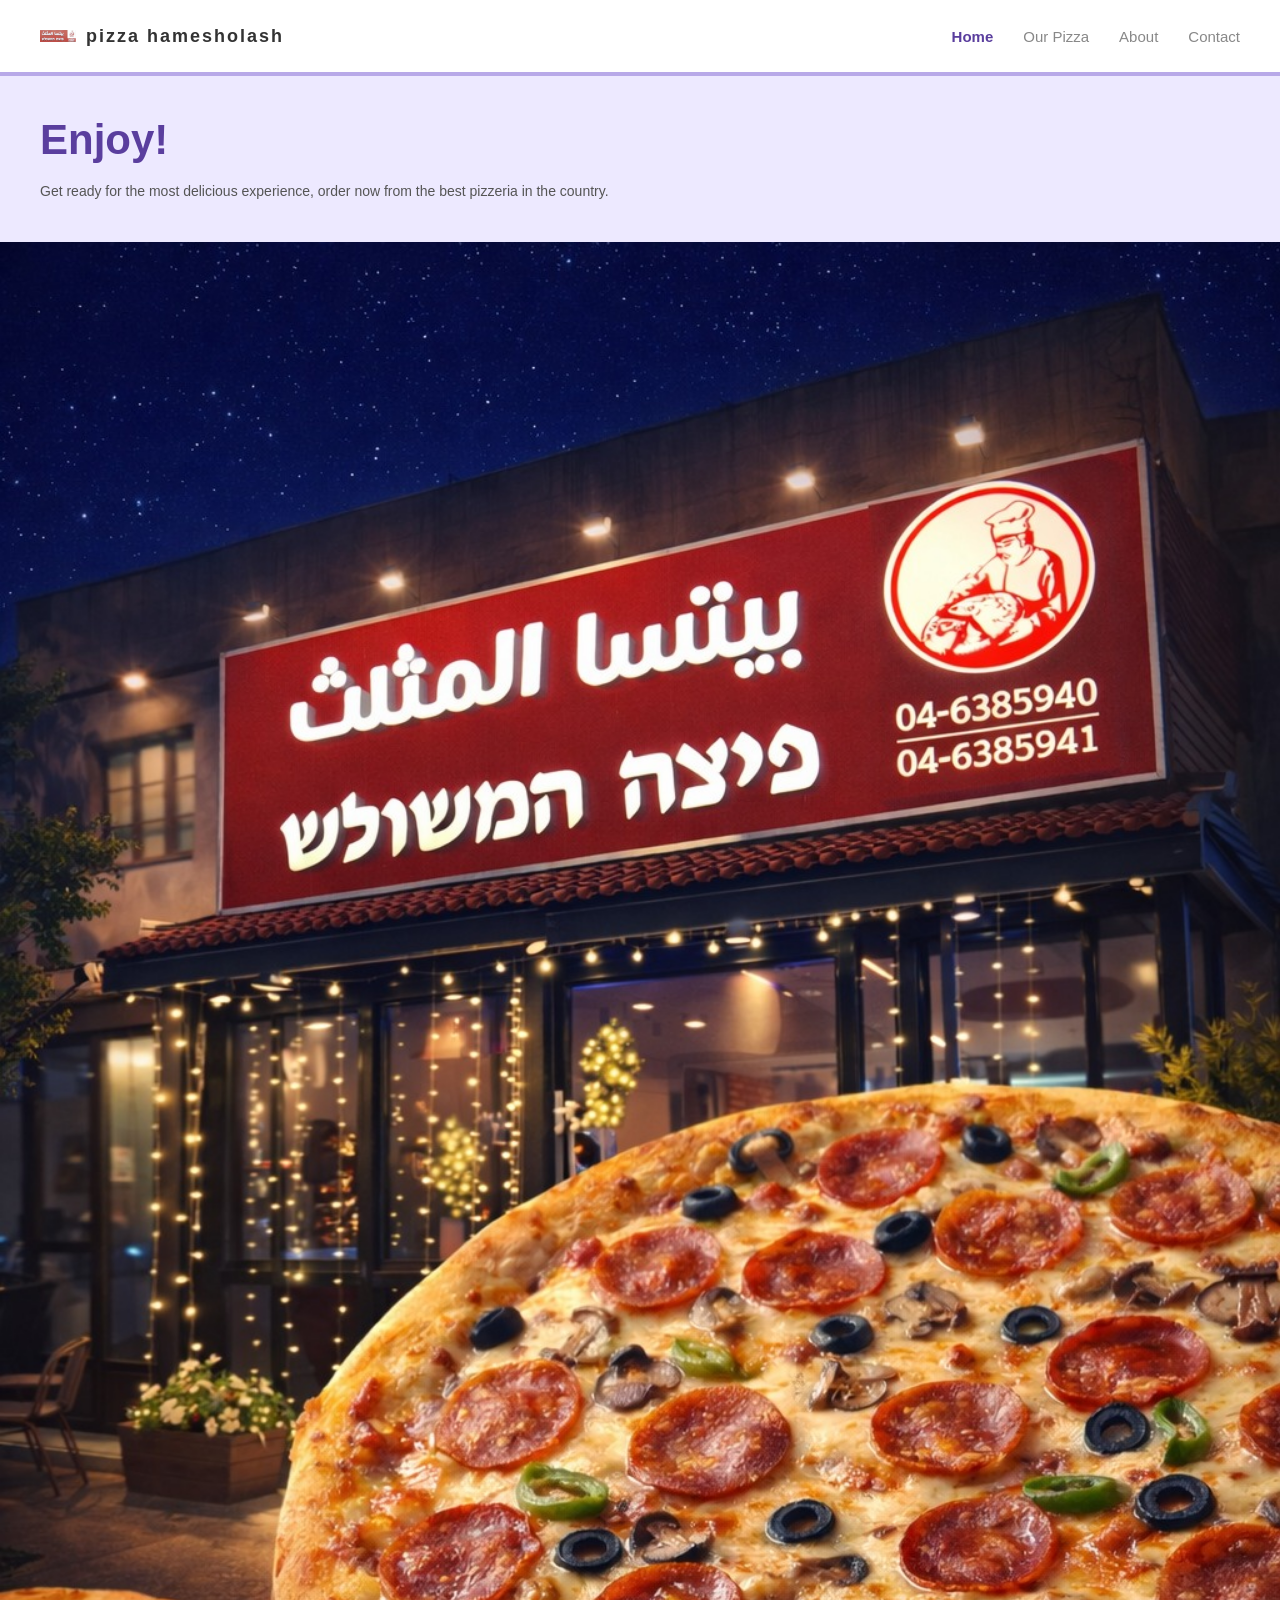
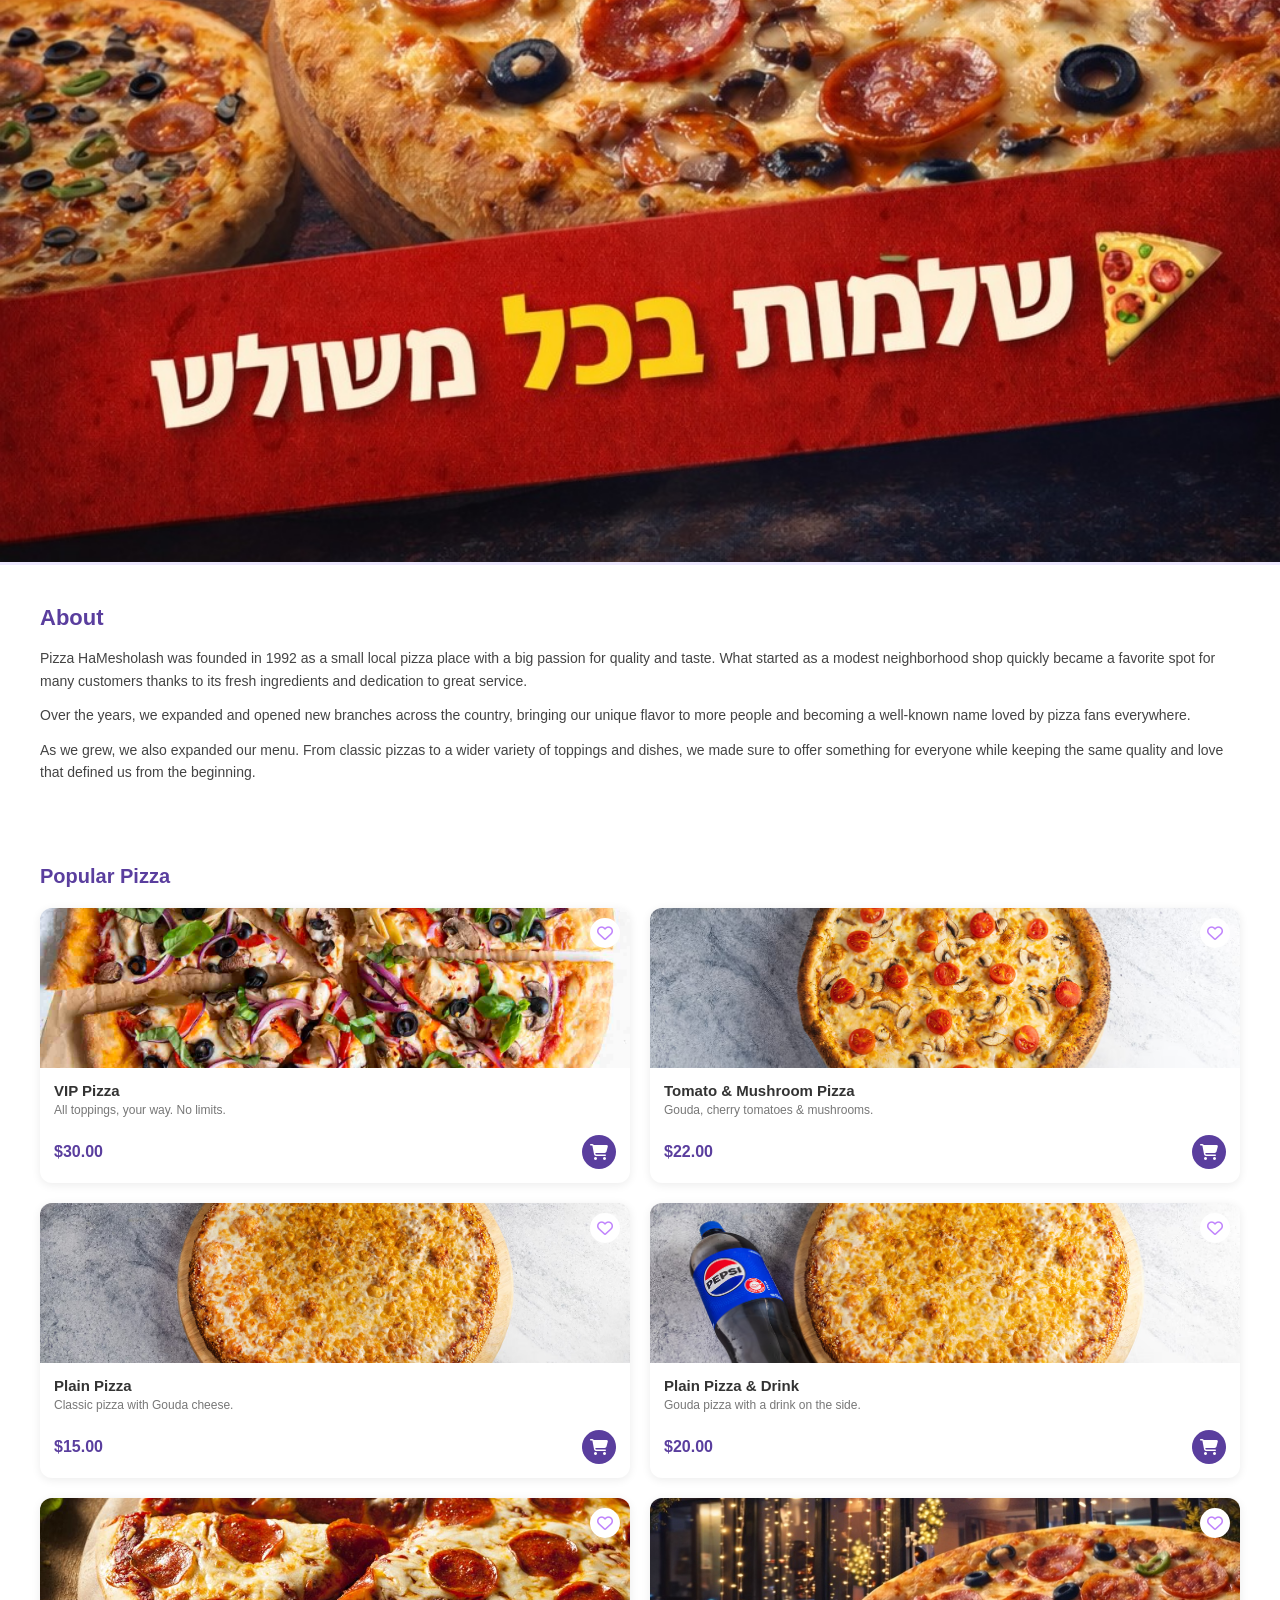
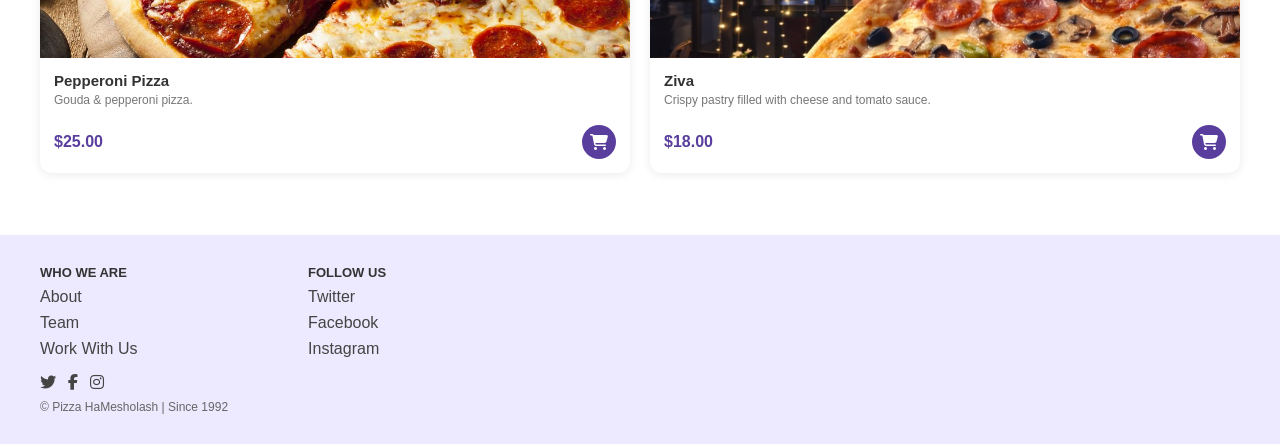
<file: index.html>
<!DOCTYPE html>
<html lang="en">
<head>
    <!-- basic meta + title -->
    <meta charset="UTF-8">
    <meta name="viewport" content="width=device-width, initial-scale=1.0">
    <title>Pizza HaMesholash</title>

    <!-- main styles + icons -->
    <link rel="stylesheet" href="style.css">
    <link rel="stylesheet" href="https://cdnjs.cloudflare.com/ajax/libs/font-awesome/6.5.0/css/all.min.css">
</head>
<body>

<header>
    <!-- logo + name -->
    <div class="logo">
        <img src="pizza-logo.jpg" alt="Pizza HaMesholash logo">
        <span>pizza hamesholash</span>
    </div>

    <!-- top navigation -->
    <nav>
        <a href="index.html" class="active">Home</a>
        <a href="products.html">Our Pizza</a>
        <a href="#">About</a>
        <a href="#">Contact</a>
    </nav>
</header>

<main>

    <!-- hero section: text + image -->
    <section class="hero">
        <div class="hero-text">
            <h1>Enjoy!</h1>
            <p>Get ready for the most delicious experience, order now from the best pizzeria in the country.</p>
        </div>
        <img src="pizzahamesholash.jpg" alt="Pizza HaMesholash">
    </section>

    <!-- about the business -->
    <section class="about">
        <h2>About</h2>
        <p>Pizza HaMesholash was founded in 1992 as a small local pizza place with a big passion for quality and taste. What started as a modest neighborhood shop quickly became a favorite spot for many customers thanks to its fresh ingredients and dedication to great service.</p>
        <p>Over the years, we expanded and opened new branches across the country, bringing our unique flavor to more people and becoming a well-known name loved by pizza fans everywhere.</p>
        <p>As we grew, we also expanded our menu. From classic pizzas to a wider variety of toppings and dishes, we made sure to offer something for everyone while keeping the same quality and love that defined us from the beginning.</p>
    </section>

    <!-- popular menu cards -->
    <section class="popular">
        <h2>Popular Pizza</h2>

        <div class="cards-grid">

            <!-- VIP -->
            <article class="card">
                <div class="card-img">
                    <img src="smoothie1.jpg" alt="VIP Pizza">
                    <span class="heart"><i class="fa-regular fa-heart"></i></span>
                </div>
                <h3>VIP Pizza</h3>
                <p>All toppings, your way. No limits.</p>
                <div class="card-footer">
                    <span class="price">$30.00</span>
                    <span class="cart"><i class="fa-solid fa-cart-shopping"></i></span>
                </div>
            </article>

            <!-- tomato + mushrooms -->
            <article class="card">
                <div class="card-img">
                    <img src="MSHOLASH1.jpg" alt="Tomato and Mushroom Pizza">
                    <span class="heart"><i class="fa-regular fa-heart"></i></span>
                </div>
                <h3>Tomato &amp; Mushroom Pizza</h3>
                <p>Gouda, cherry tomatoes &amp; mushrooms.</p>
                <div class="card-footer">
                    <span class="price">$22.00</span>
                    <span class="cart"><i class="fa-solid fa-cart-shopping"></i></span>
                </div>
            </article>

            <!-- plain -->
            <article class="card">
                <div class="card-img">
                    <img src="MESHOLASH2.jpg" alt="Plain Pizza">
                    <span class="heart"><i class="fa-regular fa-heart"></i></span>
                </div>
                <h3>Plain Pizza</h3>
                <p>Classic pizza with Gouda cheese.</p>
                <div class="card-footer">
                    <span class="price">$15.00</span>
                    <span class="cart"><i class="fa-solid fa-cart-shopping"></i></span>
                </div>
            </article>

            <!-- pizza + drink -->
            <article class="card">
                <div class="card-img">
                    <img src="MESHOLASH3.jpg" alt="Plain Pizza and Drink">
                    <span class="heart"><i class="fa-regular fa-heart"></i></span>
                </div>
                <h3>Plain Pizza &amp; Drink</h3>
                <p>Gouda pizza with a drink on the side.</p>
                <div class="card-footer">
                    <span class="price">$20.00</span>
                    <span class="cart"><i class="fa-solid fa-cart-shopping"></i></span>
                </div>
            </article>

            <!-- pepperoni -->
            <article class="card">
                <div class="card-img">
                    <img src="pepperoni.jpg" alt="Pepperoni Pizza">
                    <span class="heart"><i class="fa-regular fa-heart"></i></span>
                </div>
                <h3>Pepperoni Pizza</h3>
                <p>Gouda &amp; pepperoni pizza.</p>
                <div class="card-footer">
                    <span class="price">$25.00</span>
                    <span class="cart"><i class="fa-solid fa-cart-shopping"></i></span>
                </div>
            </article>

            <!-- ziva -->
            <article class="card">
                <div class="card-img">
                    <img src="pizzahamesholash.jpg" alt="Ziva Stuffed Pastry">
                    <span class="heart"><i class="fa-regular fa-heart"></i></span>
                </div>
                <h3>Ziva</h3>
                <p>Crispy pastry filled with cheese and tomato sauce.</p>
                <div class="card-footer">
                    <span class="price">$18.00</span>
                    <span class="cart"><i class="fa-solid fa-cart-shopping"></i></span>
                </div>
            </article>

        </div>
    </section>

</main>

<footer>
    <!-- links + social -->
    <div class="footer-col">
        <h4>WHO WE ARE</h4>
        <a href="#">About</a>
        <a href="#">Team</a>
        <a href="#">Work With Us</a>

        <div class="social-icons">
            <a href="https://twitter.com"><i class="fa-brands fa-twitter"></i></a>
            <a href="https://facebook.com"><i class="fa-brands fa-facebook-f"></i></a>
            <a href="https://instagram.com"><i class="fa-brands fa-instagram"></i></a>
        </div>

        <p class="copyright">© Pizza HaMesholash | Since 1992</p>
    </div>

    <div class="footer-col">
        <h4>FOLLOW US</h4>
        <a href="https://twitter.com">Twitter</a>
        <a href="https://facebook.com">Facebook</a>
        <a href="https://instagram.com">Instagram</a>
    </div>
</footer>

</body>
</html>
</file>
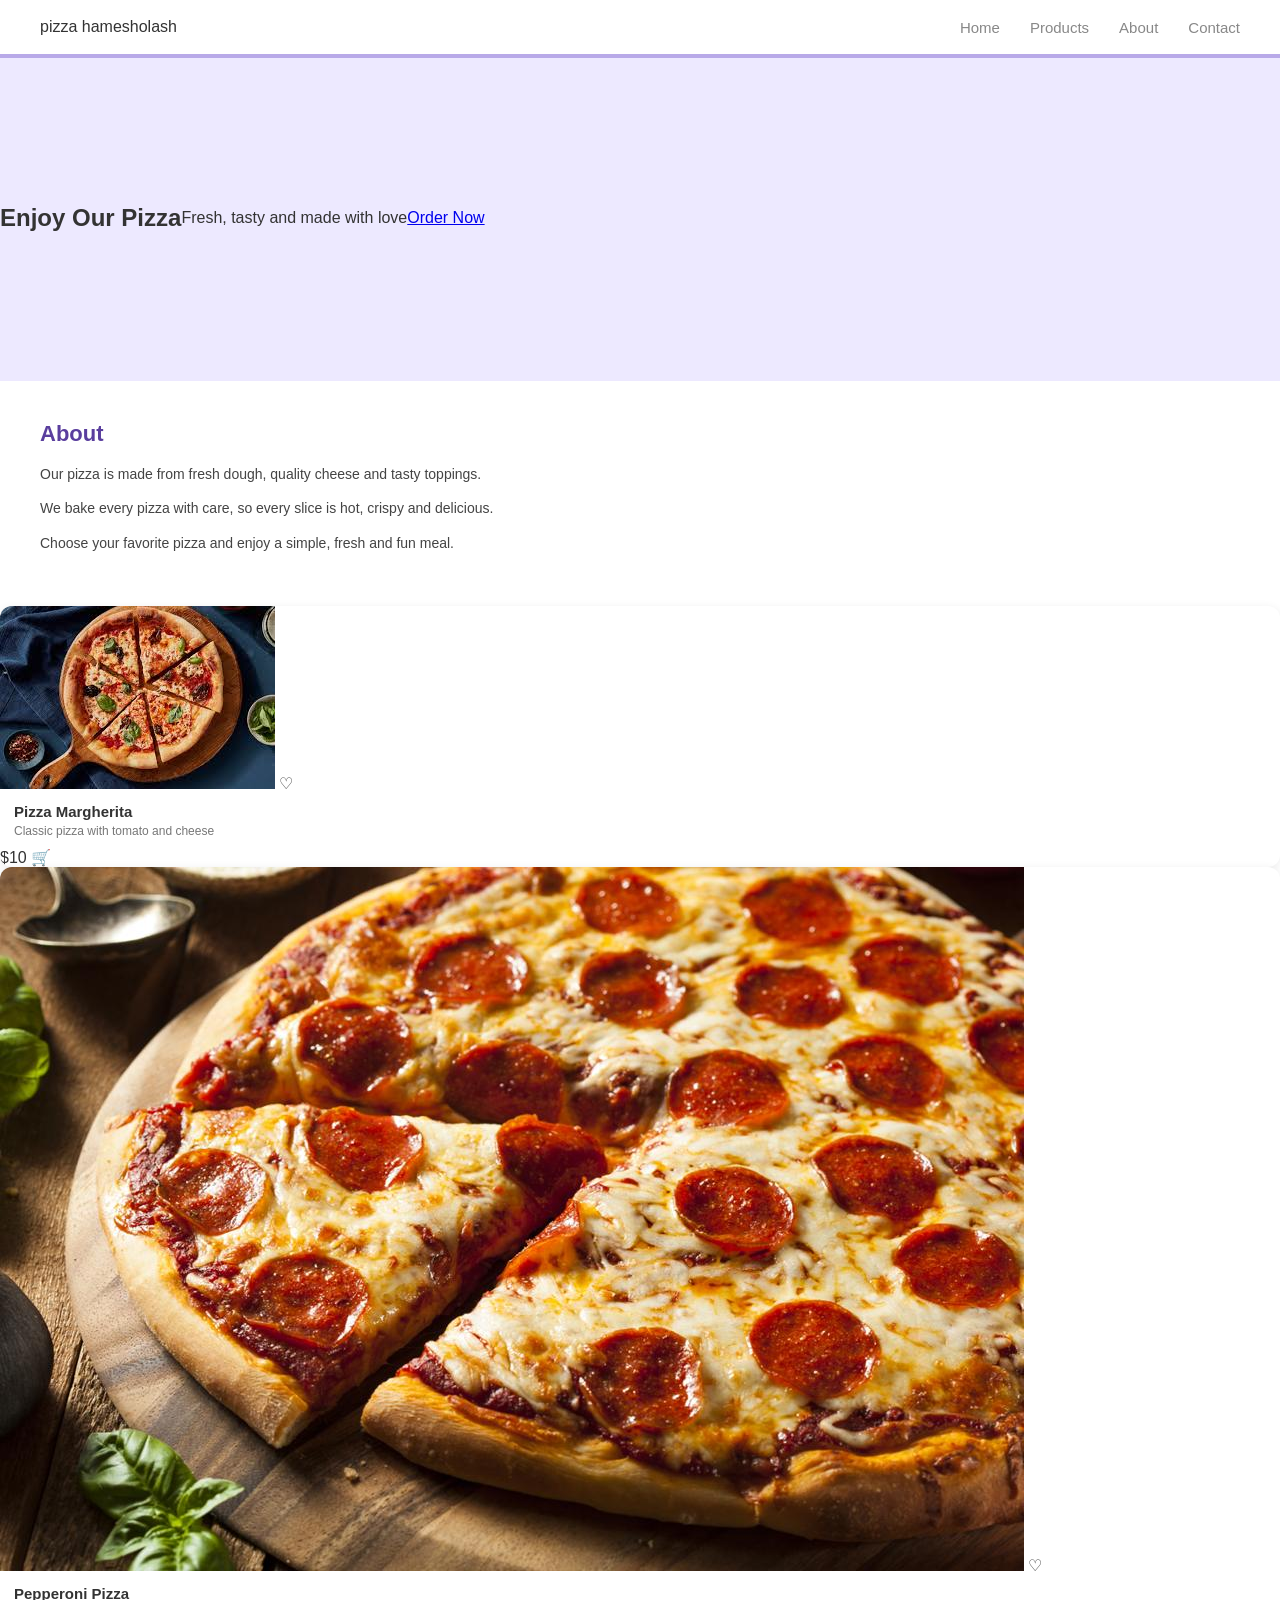
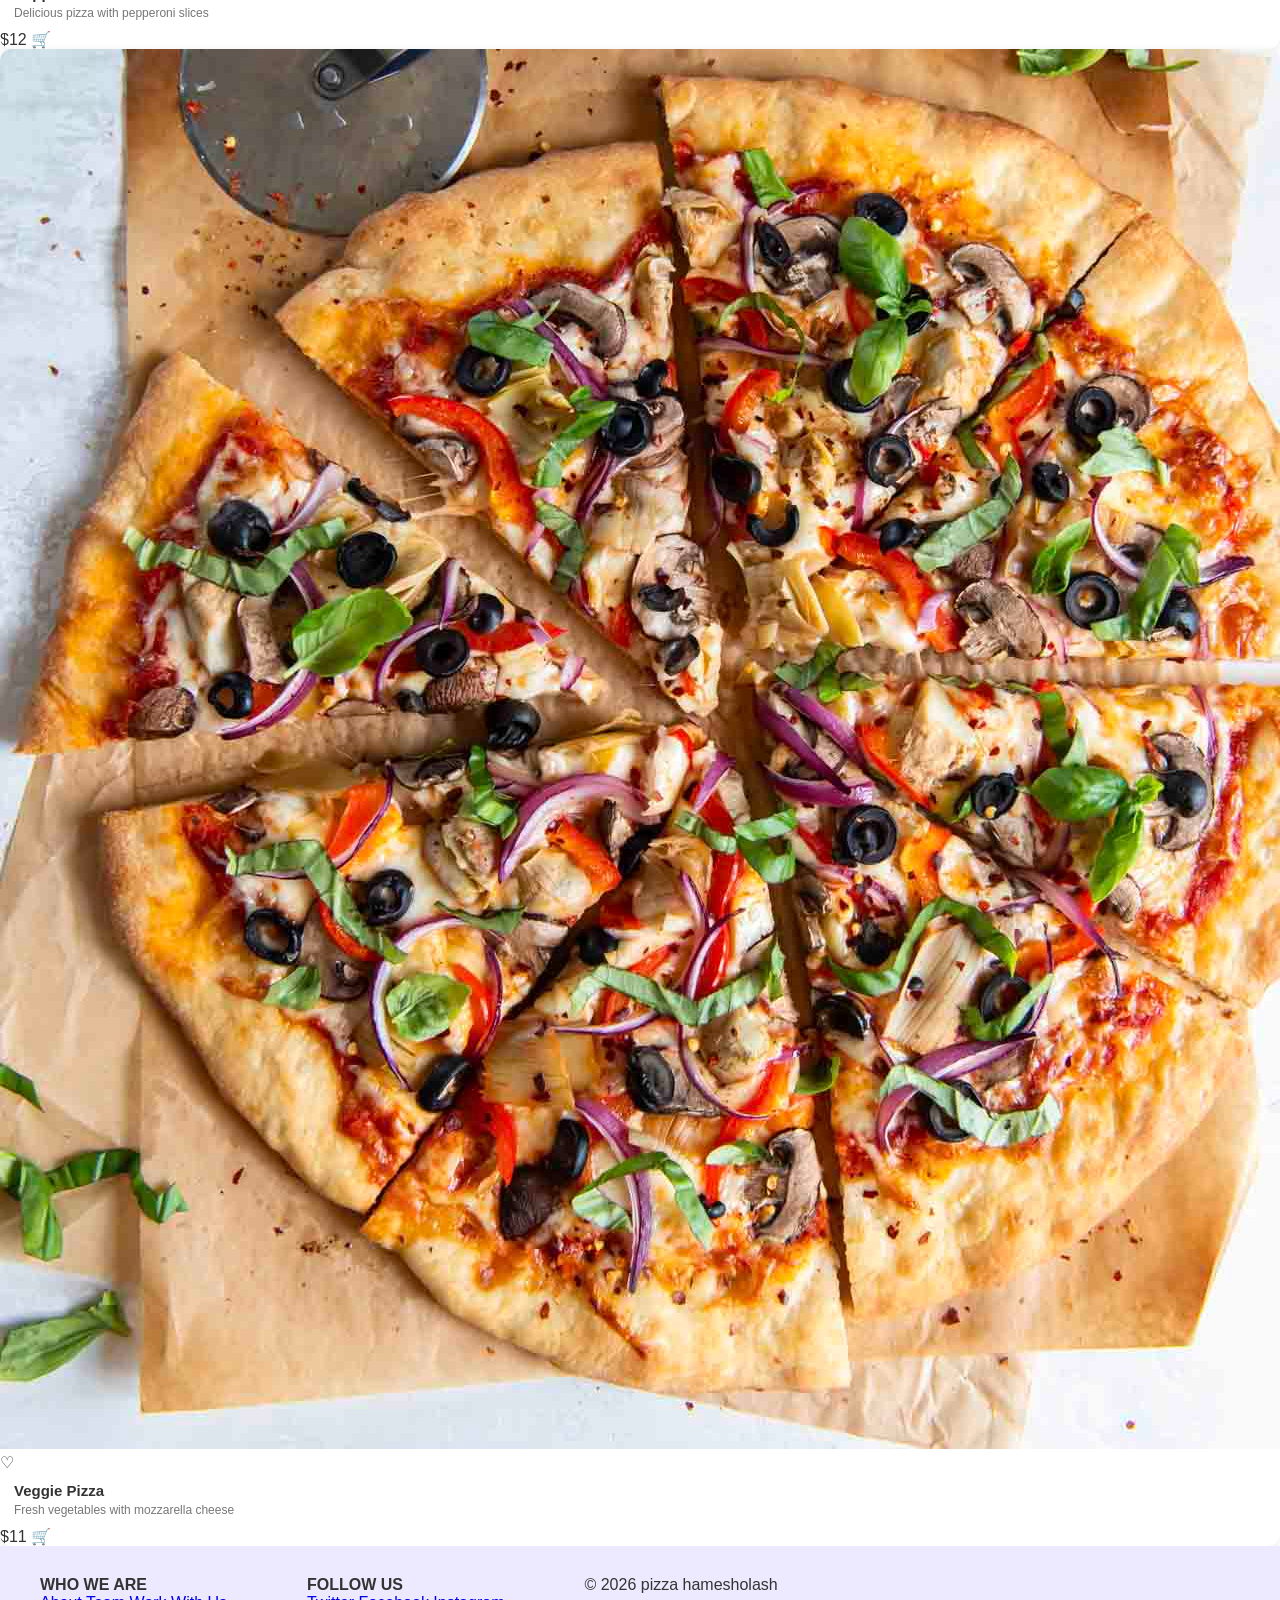
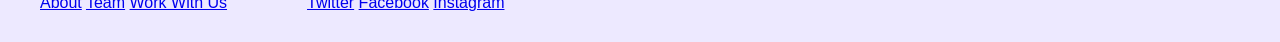
<file: page1.html>
<!DOCTYPE html>
<html lang="en">
<head>
    <meta charset="UTF-8">
    <meta name="viewport" content="width=device-width, initial-scale=1.0">
    <title>pizza hamesholash</title>
    <link rel="stylesheet" href="style.css">
</head>
<body>
    <header>
        <div class="logo">pizza hamesholash</div>

        <nav>
            <a href="page1.html">Home</a>
            <a href="products.html">Products</a>
            <a href="#">About</a>
            <a href="#">Contact</a>
        </nav>
    </header>

    <section class="hero">
        <h1>Enjoy Our Pizza</h1>
        <p>Fresh, tasty and made with love</p>
        <a class="hero-btn" href="products.html">Order Now</a>
    </section>

    <section class="about">
        <h2>About</h2>

        <p>Our pizza is made from fresh dough, quality cheese and tasty toppings.</p>
        <p>We bake every pizza with care, so every slice is hot, crispy and delicious.</p>
        <p>Choose your favorite pizza and enjoy a simple, fresh and fun meal.</p>
    </section>

    <section class="cards">
        <div class="card">
            <div class="card-image">
                <img src="pizza-margherita.jpg" alt="Pizza Margherita">
                <span class="heart">♡</span>
            </div>

            <h3>Pizza Margherita</h3>
            <p>Classic pizza with tomato and cheese</p>

            <div class="card-bottom">
                <span>$10</span>
                <span class="cart">🛒</span>
            </div>
        </div>

        <div class="card">
            <div class="card-image">
                <img src="pepperoni.jpg" alt="Pepperoni Pizza">
                <span class="heart">♡</span>
            </div>

            <h3>Pepperoni Pizza</h3>
            <p>Delicious pizza with pepperoni slices</p>

            <div class="card-bottom">
                <span>$12</span>
                <span class="cart">🛒</span>
            </div>
        </div>

        <div class="card">
            <div class="card-image">
                <img src="veggie-pizza.jpg" alt="Veggie Pizza">
                <span class="heart">♡</span>
            </div>

            <h3>Veggie Pizza</h3>
            <p>Fresh vegetables with mozzarella cheese</p>

            <div class="card-bottom">
                <span>$11</span>
                <span class="cart">🛒</span>
            </div>
        </div>
    </section>

    <footer>
        <div>
            <h4>WHO WE ARE</h4>
            <a href="#">About</a>
            <a href="#">Team</a>
            <a href="#">Work With Us</a>
        </div>

        <div>
            <h4>FOLLOW US</h4>
            <a href="https://twitter.com">Twitter</a>
            <a href="https://facebook.com">Facebook</a>
            <a href="https://instagram.com">Instagram</a>
        </div>

        <p>© 2026 pizza hamesholash</p>
    </footer>
</body>
</html>
</file>
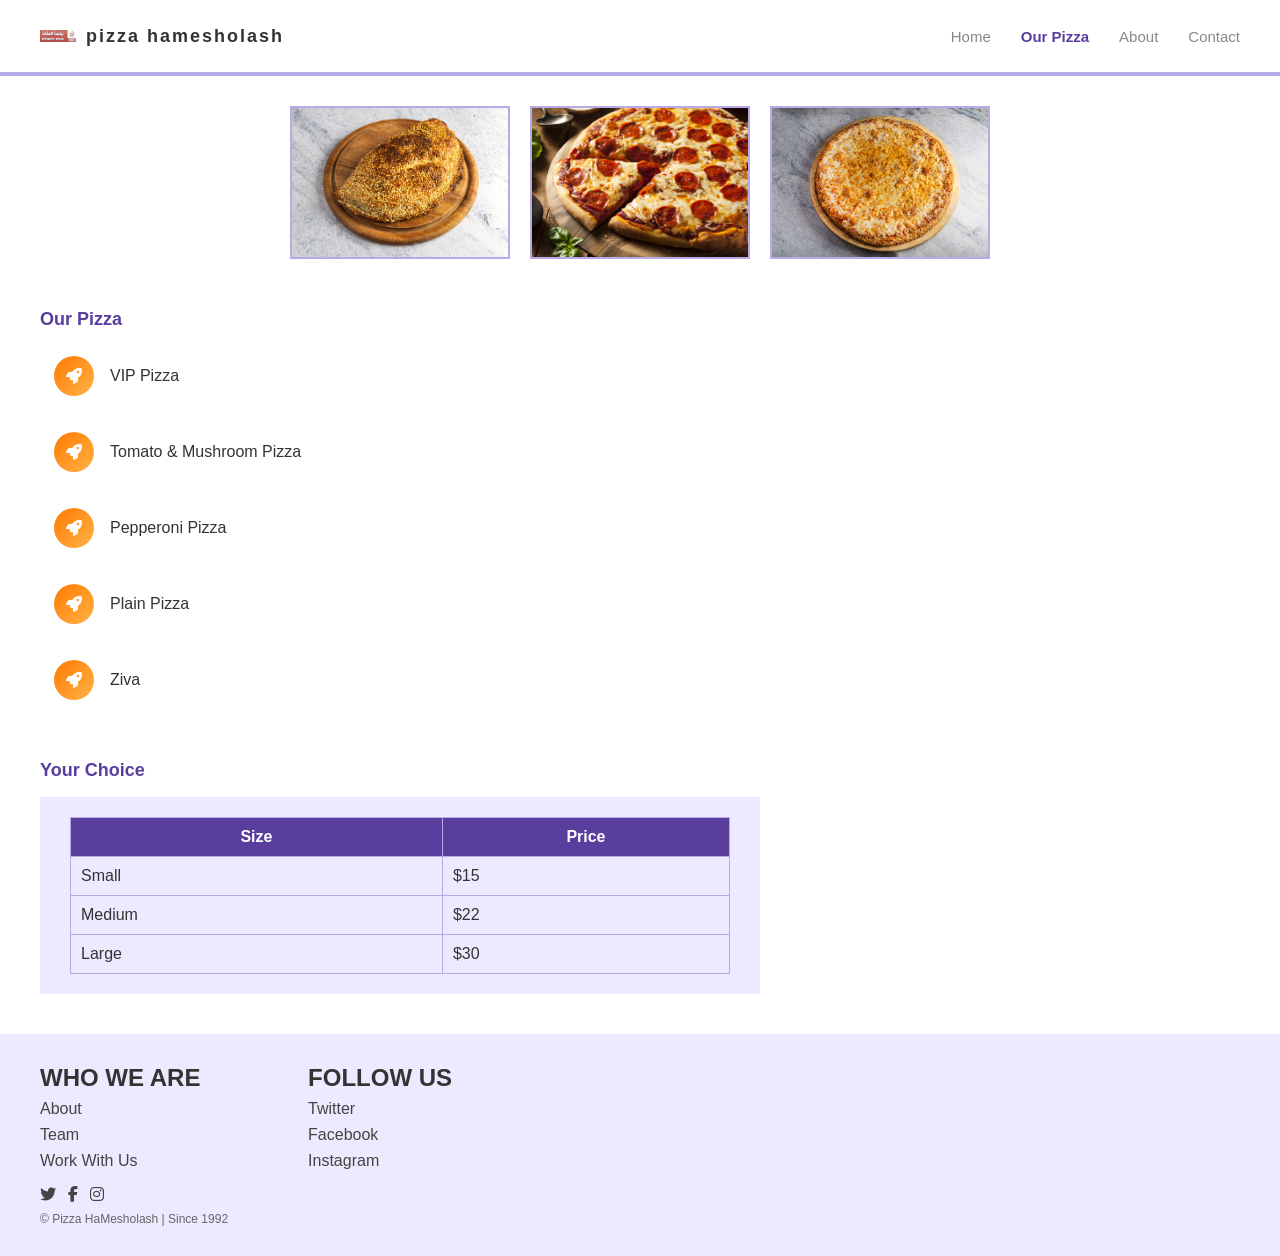
<file: products.html>
<!DOCTYPE html>
<html lang="en">
<head>
    <!-- basic setup + styles -->
    <meta charset="UTF-8">
    <meta name="viewport" content="width=device-width, initial-scale=1.0">
    <title>Our Pizza - Pizza HaMesholash</title>

    <!-- main css + icons -->
    <link rel="stylesheet" href="style.css">
    <link rel="stylesheet" href="https://cdnjs.cloudflare.com/ajax/libs/font-awesome/6.5.0/css/all.min.css">
</head>
<body>

    <!-- header: logo + navigation -->
    <header>
        <div class="logo">
            <img src="pizza-logo.jpg" alt="Pizza HaMesholash logo">
            <span>pizza hamesholash</span>
        </div>
        <nav>
            <a href="index.html">Home</a>
            <a href="products.html" class="active">Our Pizza</a>
            <a href="#">About</a>
            <a href="#">Contact</a>
        </nav>
    </header>

    <main>

        <!-- small gallery / preview images -->
        <section class="gallery">
            <img src="ziva.jpg" alt="Pizza HaMesholash">
            <img src="pepperoni.jpg" alt="Pepperoni Pizza">
            <img src="MESHOLASH2.jpg" alt="Plain Pizza">
        </section>

        <!-- simple menu list (icons + names) -->
        <section class="menu-list">
            <h2>Our Pizza</h2>

            <ul>
                <li>
                    <span class="icon"><i class="fa-solid fa-rocket"></i></span>
                    <span>VIP Pizza</span>
                </li>

                <li>
                    <span class="icon"><i class="fa-solid fa-rocket"></i></span>
                    <span>Tomato &amp; Mushroom Pizza</span>
                </li>

                <li>
                    <span class="icon"><i class="fa-solid fa-rocket"></i></span>
                    <span>Pepperoni Pizza</span>
                </li>

                <li>
                    <span class="icon"><i class="fa-solid fa-rocket"></i></span>
                    <span>Plain Pizza</span>
                </li>

                <li>
                    <span class="icon"><i class="fa-solid fa-rocket"></i></span>
                    <span>Ziva</span>
                </li>
            </ul>
        </section>

        <!-- sizes + prices -->
        <section class="your-choice">
            <h2>Your Choice</h2>

            <div class="choice-box">
                <table>
                    <thead>
                        <tr>
                            <th>Size</th>
                            <th>Price</th>
                        </tr>
                    </thead>

                    <tbody>
                        <tr>
                            <td>Small</td>
                            <td>$15</td>
                        </tr>

                        <tr>
                            <td>Medium</td>
                            <td>$22</td>
                        </tr>

                        <tr>
                            <td>Large</td>
                            <td>$30</td>
                        </tr>
                    </tbody>
                </table>
            </div>
        </section>

    </main>

    <!-- footer links + socials -->
    <footer>
        <div class="footer-col">
            <h2>WHO WE ARE</h2>
            <a href="#">About</a>
            <a href="#">Team</a>
            <a href="#">Work With Us</a>

            <div class="social-icons">
                <a href="https://twitter.com"><i class="fa-brands fa-twitter"></i></a>
                <a href="https://facebook.com"><i class="fa-brands fa-facebook-f"></i></a>
                <a href="https://instagram.com"><i class="fa-brands fa-instagram"></i></a>
            </div>

            <p class="copyright">© Pizza HaMesholash | Since 1992</p>
        </div>

        <div class="footer-col">
            <h2>FOLLOW US</h2>
            <a href="https://twitter.com">Twitter</a>
            <a href="https://facebook.com">Facebook</a>
            <a href="https://instagram.com">Instagram</a>
        </div>
    </footer>

</body>
</html>
</file>
<file: style.css>
/* reset */
* {
    box-sizing: border-box;
    margin: 0;
    padding: 0;
}

/* base styles */
body {
    font-family: Arial, sans-serif;
    color: #333;
    overflow-x: hidden;
}

a {
    cursor: pointer;
}

/* header */
header {
    display: flex;
    justify-content: space-between;
    align-items: center;
    padding: 18px 40px;
    border-bottom: 4px solid #b8a9e8;
    position: sticky;
    top: 0;
    background-color: #fff;
    z-index: 100;
}

/* logo */
header .logo {
    display: flex;
    align-items: center;
    gap: 10px;
}

header .logo img {
    width: 36px;
    height: 36px;
    object-fit: contain;
}

header .logo span {
    font-size: 18px;
    font-weight: bold;
    letter-spacing: 2px;
}

/* navigation */
header nav {
    display: flex;
    gap: 30px;
}

header nav a {
    text-decoration: none;
    color: #888;
    font-size: 15px;
}

header nav a:hover,
header nav a.active {
    color: #5a3e9e;
    font-weight: bold;
}

/* hero section */
.hero {
    display: flex;
    align-items: center;
    background-color: #ede9ff;
    min-height: 320px;
    flex-wrap: wrap; /* keeps layout safe on small screens */
}

.hero .hero-text {
    flex: 1;
    padding: 40px;
}

.hero .hero-text h1 {
    font-size: 42px;
    color: #5a3e9e;
    margin-bottom: 16px;
}

.hero .hero-text p {
    font-size: 14px;
    line-height: 1.6;
    color: #555;
}

/* main image */
.hero img {
    width: 100%; /* required full width */
    height: auto;
    object-fit: contain;
    background: #ede9ff;
}

/* about section */
.about {
    padding: 40px;
    border-top: 3px solid #ede9ff;
}

.about h2 {
    font-size: 22px;
    font-weight: bold;
    color: #5a3e9e;
    margin-bottom: 16px;
}

.about p {
    font-size: 14px;
    line-height: 1.6;
    color: #444;
    margin-bottom: 12px;
}

/* cards */
.popular {
    padding: 30px 40px;
}

.popular h2 {
    font-size: 20px;
    font-weight: bold;
    color: #5a3e9e;
    margin-bottom: 20px;
}

.cards-grid {
    display: grid;
    grid-template-columns: repeat(2, 1fr);
    gap: 20px;
    padding-bottom: 32px;
}

/* card */
.card {
    background-color: #fff;
    border-radius: 12px;
    overflow: hidden;
    box-shadow: 0 2px 10px rgba(0, 0, 0, 0.08);
}

.card .card-img {
    position: relative;
}

.card .card-img img {
    width: 100%;
    height: 160px;
    object-fit: cover;
}

/* heart icon */
.card .card-img .heart {
    position: absolute;
    top: 10px;
    right: 10px;
    background-color: #fff;
    color: #c084fc;
    width: 30px;
    height: 30px;
    border-radius: 50%;
    display: flex;
    align-items: center;
    justify-content: center;
    cursor: pointer;
}

/* card text */
.card h3 {
    font-size: 15px;
    font-weight: bold;
    padding: 10px 14px 4px;
}

.card p {
    font-size: 12px;
    color: #777;
    padding: 0 14px 10px;
}

/* card footer */
.card .card-footer {
    display: flex;
    justify-content: space-between;
    align-items: center;
    padding: 8px 14px 14px;
}

.card .card-footer .price {
    font-weight: bold;
    color: #5a3e9e;
}

.card .card-footer .cart {
    background-color: #5a3e9e;
    color: #fff;
    width: 34px;
    height: 34px;
    border-radius: 50%;
    display: flex;
    align-items: center;
    justify-content: center;
    cursor: pointer;
}

/* gallery */
.gallery {
    display: flex;
    justify-content: center;
    gap: 20px;
    padding: 30px 40px;
}

.gallery img {
    width: 100%;
    max-width: 220px;
    height: auto;
    object-fit: cover;
    border: 2px solid #b8a9e8;
}

/* menu list */
.menu-list {
    padding: 20px 40px 30px;
}

.menu-list h2 {
    font-size: 18px;
    color: #5a3e9e;
    margin-bottom: 16px;
}

.menu-list ul {
    list-style: none;
    display: flex;
    flex-direction: column;
    gap: 16px;
}

.menu-list li {
    display: flex;
    align-items: center;
    gap: 16px;
    padding: 10px 14px;
    background: #fff;
    border-radius: 10px;
}

/* rocket icon */
.menu-list li .icon {
    background: linear-gradient(135deg, #ff7a00, #ffb347);
    color: #fff;
    width: 40px;
    height: 40px;
    border-radius: 50%;
    display: flex;
    align-items: center;
    justify-content: center;
}

/* text */
.menu-list li span {
    font-weight: 500;
}

/* hover effect */
.menu-list li:hover {
    transform: translateX(6px);
}

/* table */
.your-choice {
    padding: 20px 40px 40px;
}

.your-choice h2 {
    font-size: 18px;
    color: #5a3e9e;
    margin-bottom: 16px;
}

.your-choice .choice-box {
    background-color: #ede9ff;
    padding: 20px 30px;
    width: 60%;
}

.your-choice table {
    width: 100%;
    border-collapse: collapse;
}

.your-choice th,
.your-choice td {
    border: 1px solid #b8a9e8;
    padding: 10px;
}

.your-choice th {
    background-color: #5a3e9e;
    color: #fff;
}

/* footer */
footer {
    background-color: #ede9ff;
    display: flex;
    gap: 80px;
    padding: 30px 40px;
}

.footer-col {
    display: flex;
    flex-direction: column;
    gap: 8px;
}

.footer-col h4 {
    font-size: 13px;
    font-weight: bold;
}

.footer-col a {
    color: #444;
    text-decoration: none;
}

.footer-col .social-icons {
    display: flex;
    gap: 12px;
    margin-top: 8px;
}

.footer-col .copyright {
    font-size: 12px;
    color: #666;
}
</file>
